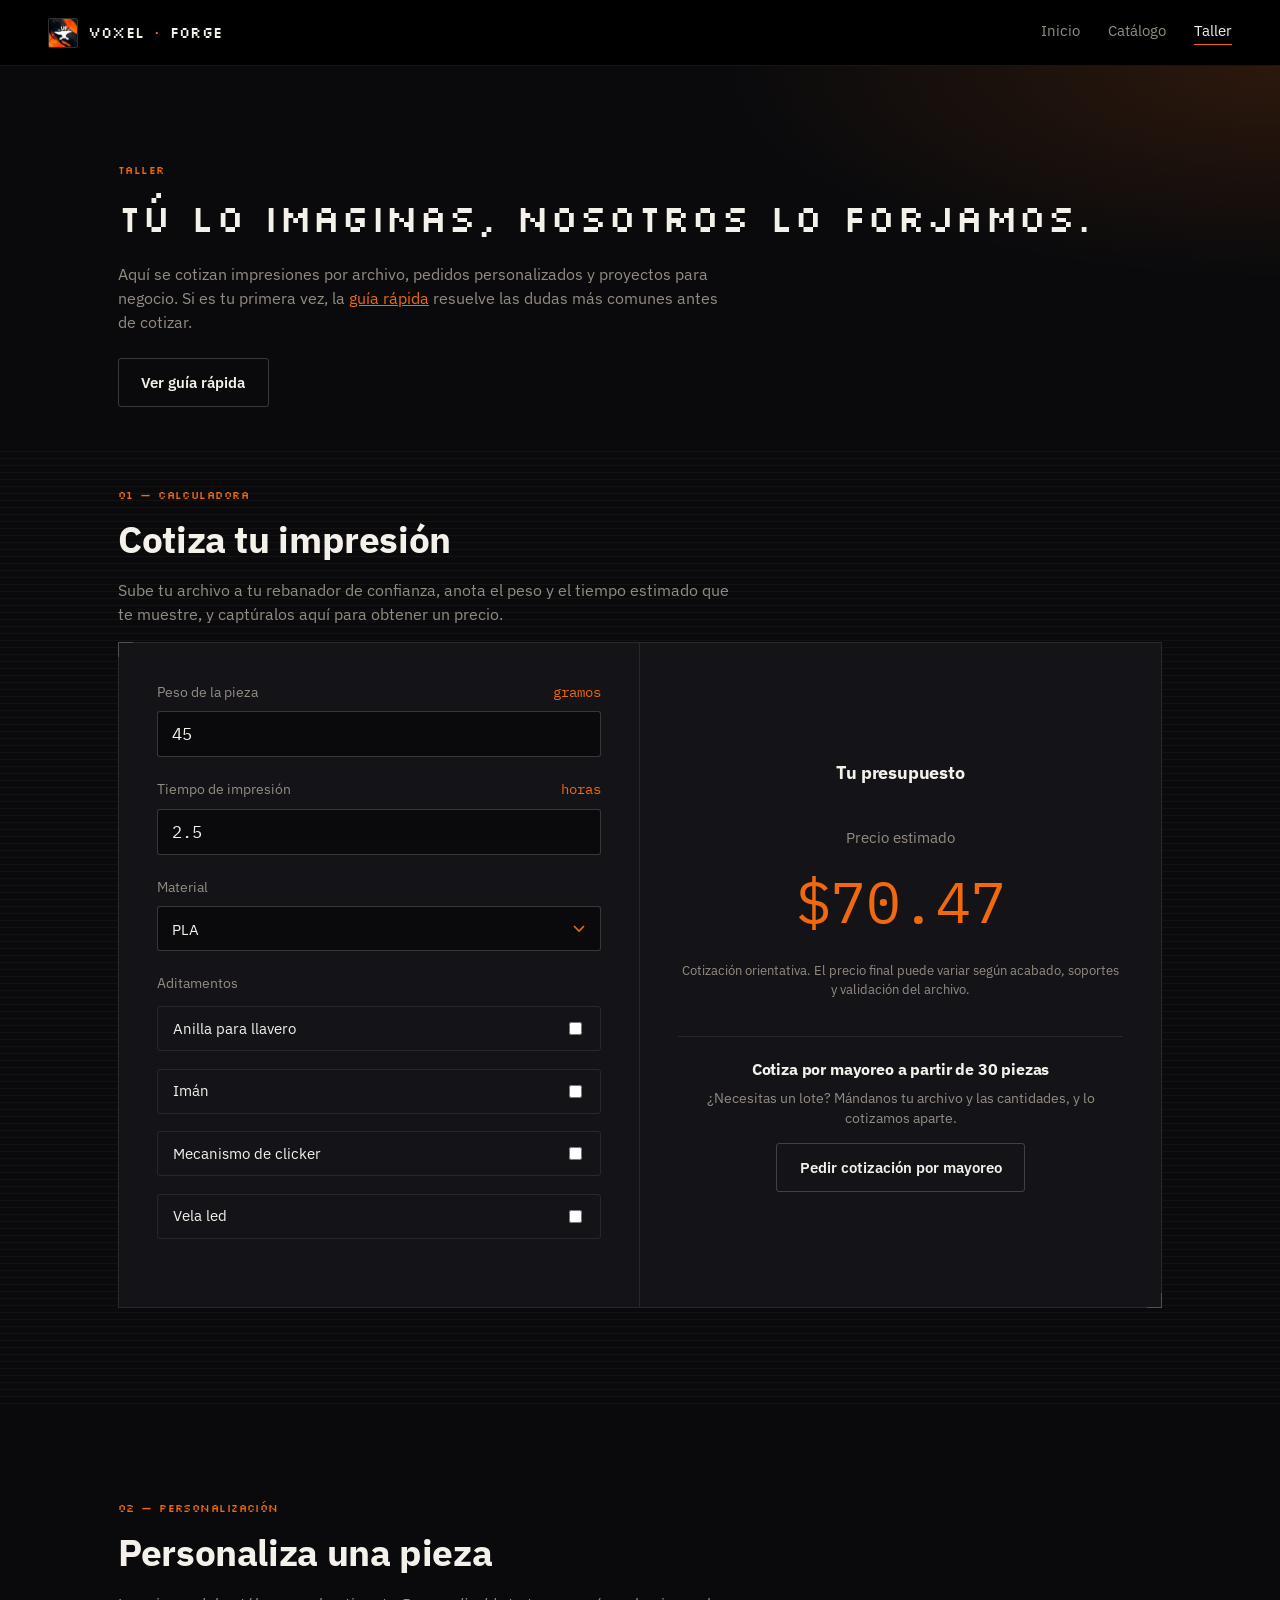
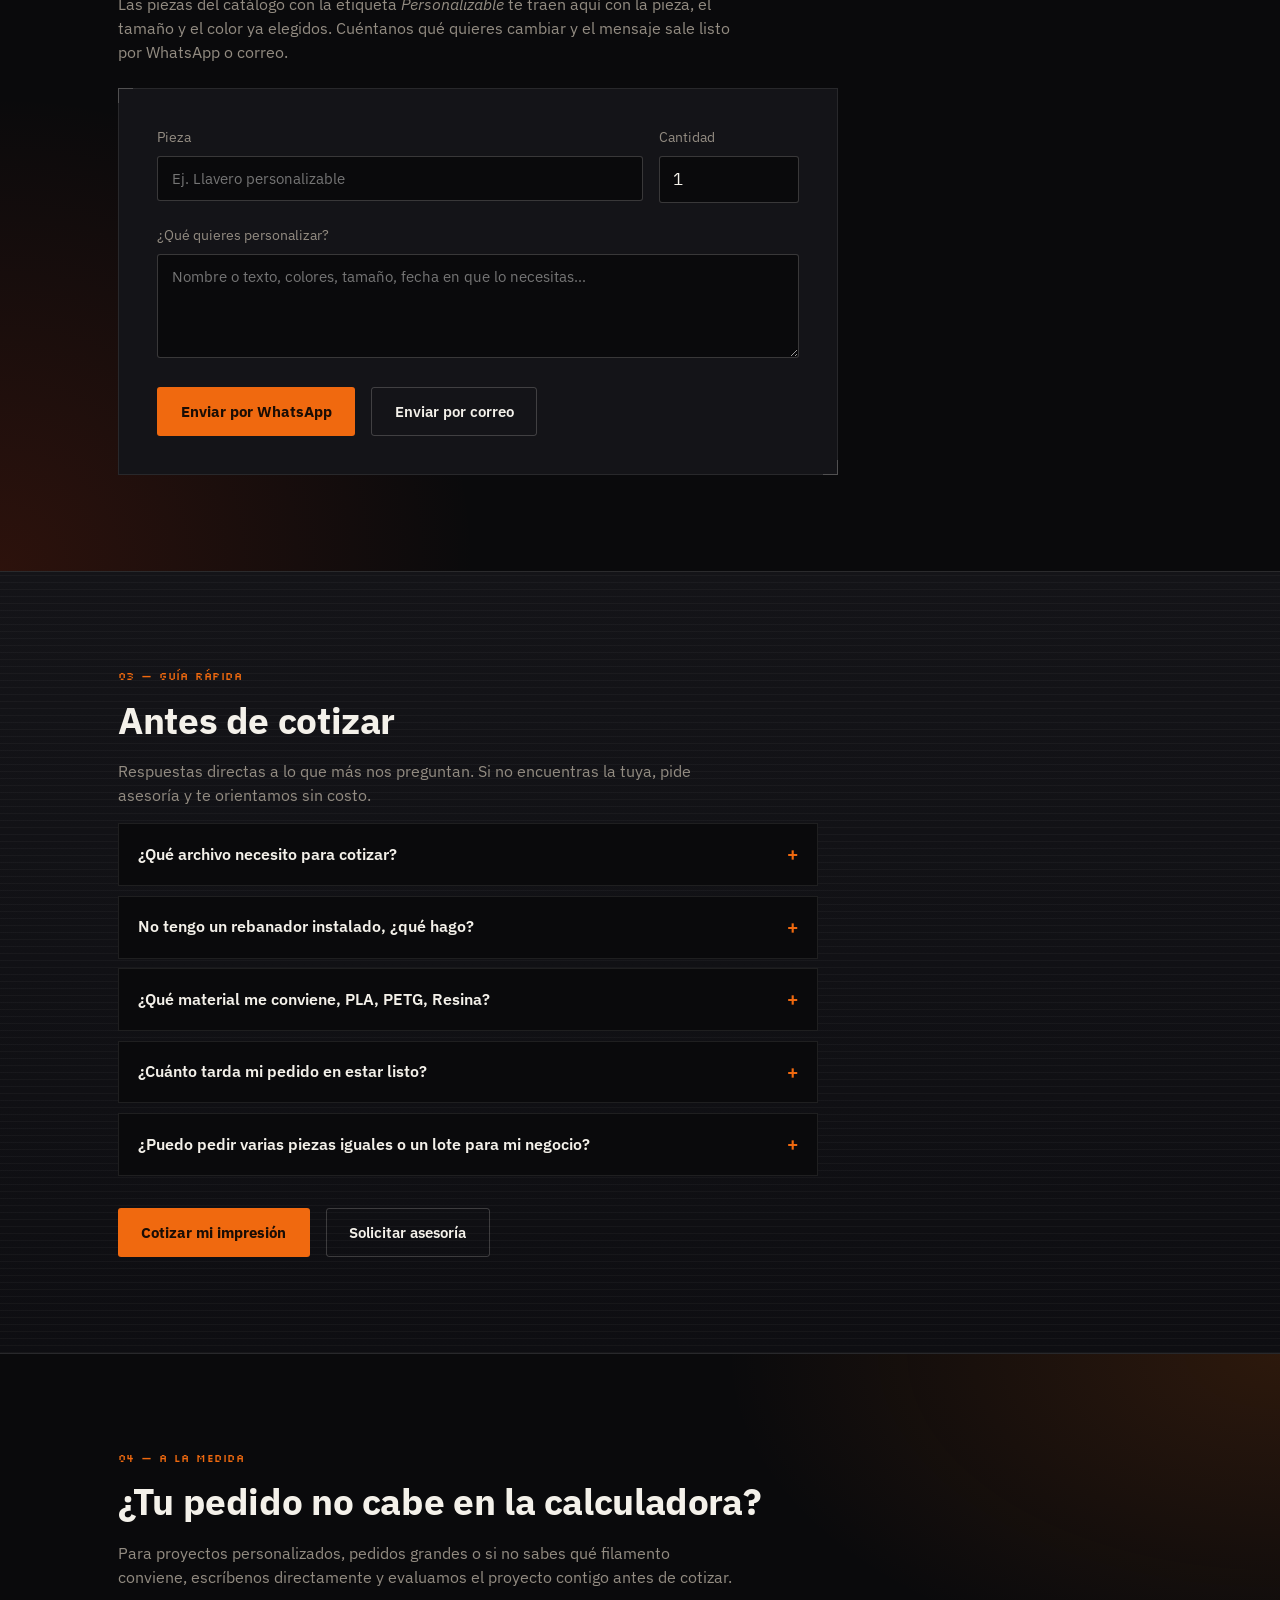
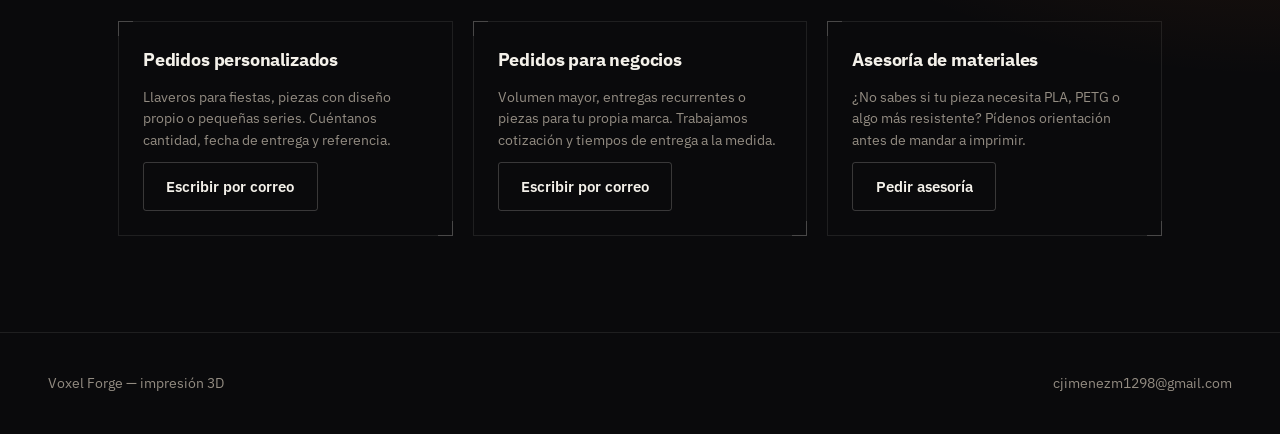
<file: cotizacion.html>
<!doctype html>
<html lang="es">
<head>
<meta charset="UTF-8" />
<meta name="viewport" content="width=device-width, initial-scale=1" />
<title>Taller — Voxel Forge</title>
<meta name="description" content="El taller de Voxel Forge: cotiza tu impresión 3D por gramos y tiempo, resuelve tus dudas en la guía rápida, o pide un presupuesto a la medida." />
<link rel="preconnect" href="https://fonts.googleapis.com">
<link rel="preconnect" href="https://fonts.gstatic.com" crossorigin>
<link href="https://fonts.googleapis.com/css2?family=IBM+Plex+Mono:wght@400;500&family=IBM+Plex+Sans:wght@400;500;600;700&family=Silkscreen:wght@400;700&display=swap" rel="stylesheet">
<link rel="icon" href="img/logo.png" />
<link rel="stylesheet" href="css/styles.css" />
</head>
<body>

<header class="site-header">
  <a href="index.html" class="wordmark"><img src="img/logo.png" alt="" /> VOXEL<span>·</span>FORGE</a>
  <nav class="site-nav">
    <a href="index.html">Inicio</a>
    <a href="catalogo.html">Catálogo</a>
    <a href="cotizacion.html" aria-current="page">Taller</a>
  </nav>
</header>

<main>
  <section class="band band-ember band-head"><div class="wrap">
    <span class="section-index">Taller</span>
    <h1 class="page-title">Tú lo imaginas, nosotros lo forjamos.</h1>
    <p>Aquí se cotizan impresiones por archivo, pedidos personalizados y proyectos para negocio. Si es tu primera vez, la <a href="#guia-rapida" style="color: var(--accent);">guía rápida</a> resuelve las dudas más comunes antes de cotizar.</p>
    <div class="hero-actions" style="margin-top: 1.5rem;">
      <a href="#guia-rapida" class="btn btn-outline">Ver guía rápida</a>
    </div>
  </div></section>

  <section class="band band-lines band-tight" id="calculadora"><div class="wrap">
    <span class="section-index">01 — Calculadora</span>
    <h2>Cotiza tu impresión</h2>
    <p>Sube tu archivo a tu rebanador de confianza, anota el peso y el tiempo estimado que te muestre, y captúralos aquí para obtener un precio.</p>
    <div class="quote-panel reg-mark">
      <div class="quote-inputs">
        <div class="field">
          <label for="input-gramos">Peso de la pieza <span class="unit">gramos</span></label>
          <input type="number" id="input-gramos" min="0" step="1" value="45" />
        </div>
        <div class="field">
          <label for="input-tiempo">Tiempo de impresión <span class="unit">horas</span></label>
          <input type="number" id="input-tiempo" min="0" step="0.1" value="2.5" />
        </div>
        <div class="field">
          <label for="select-material">Material</label>
          <select id="select-material"></select>
        </div>
        <div class="field">
          <label style="margin-bottom: 0.75rem;">Aditamentos</label>
          <div class="addon-list">
            <label>
              <span>Anilla para llavero</span>
              <input type="checkbox" data-aditamento="anilla" />
            </label>
            <label>
              <span>Imán</span>
              <input type="checkbox" data-aditamento="iman" />
            </label>
            
            <!--
            <label>
              <span>Módulo de luz LED</span>
              <input type="checkbox" data-aditamento="led" />
            </label> 
            -->
            
            <label>
              <span>Mecanismo de clicker</span>
              <input type="checkbox" data-aditamento="clicker" />
            </label>
            <label>
              <span>Vela led</span>
              <input type="checkbox" data-aditamento="tealight" />
            </label>
          </div>
        </div>
      </div>

      <div class="quote-output quote-output-simple">
        <h3>Tu presupuesto</h3>
        <div class="quote-total quote-total-solo">
          <span class="label">Precio estimado</span>
          <span class="value" id="salida-total">$0.00</span>
        </div>
        <p class="quote-note">Cotización orientativa. El precio final puede variar según acabado, soportes y validación del archivo.</p>
        <div class="bulk-note">
          <h3>Cotiza por mayoreo a partir de <span data-mayoreo-minimo>30</span> piezas</h3>
          <p>¿Necesitas un lote? Mándanos tu archivo y las cantidades, y lo cotizamos aparte.</p>
          <a id="mayoreo-enlace" class="btn btn-outline" href="mailto:cjimenezm1298@gmail.com?subject=Cotizaci%C3%B3n%20por%20mayoreo">Pedir cotización por mayoreo</a>
        </div>
      </div>
    </div>
  </div></section>

  <section class="band band-forge" id="personalizacion"><div class="wrap">
    <span class="section-index">02 — Personalización</span>
    <h2>Personaliza una pieza</h2>
    <p>Las piezas del catálogo con la etiqueta <em>Personalizable</em> te traen aquí con la pieza, el tamaño y el color ya elegidos. Cuéntanos qué quieres cambiar y el mensaje sale listo por WhatsApp o correo.</p>
    <div class="custom-panel reg-mark">
      <div class="custom-grid">
        <div class="field">
          <label for="pers-pieza">Pieza</label>
          <input type="text" id="pers-pieza" placeholder="Ej. Llavero personalizable" />
        </div>
        <div class="field">
          <label for="pers-cantidad">Cantidad</label>
          <input type="number" id="pers-cantidad" min="1" step="1" value="1" />
        </div>
      </div>
      <div class="field">
        <label for="pers-detalle">¿Qué quieres personalizar?</label>
        <textarea id="pers-detalle" rows="4" placeholder="Nombre o texto, colores, tamaño, fecha en que lo necesitas…"></textarea>
      </div>
      <div class="hero-actions" style="margin-top: 0.5rem;">
        <a id="pers-whatsapp" class="btn btn-primary" href="#" target="_blank" rel="noopener">Enviar por WhatsApp</a>
        <a id="pers-correo" class="btn btn-outline" href="#">Enviar por correo</a>
      </div>
    </div>
  </div></section>

  <section class="band band-panel" id="guia-rapida"><div class="wrap">
    <span class="section-index">03 — Guía rápida</span>
    <h2>Antes de cotizar</h2>
    <p>Respuestas directas a lo que más nos preguntan. Si no encuentras la tuya, pide asesoría y te orientamos sin costo.</p>

    <div class="faq-list">
      <details>
        <summary>¿Qué archivo necesito para cotizar?</summary>
        <p>Un STL, OBJ o 3MF listo para imprimir en tu laminador (Cura, PrusaSlicer, Bambu Studio…). El laminador te muestra el peso en gramos y el tiempo estimado de impresión — esos dos números son los que pide la calculadora.</p>
      </details>
      <details>
        <summary>No tengo un rebanador instalado, ¿qué hago?</summary>
        <p>Mándanos el archivo por correo y te devolvemos el peso, el tiempo y la cotización ya calculados. 
          Así de simple.</p>
      </details>
      <details>
        <summary>¿Qué material me conviene, PLA, PETG, Resina?</summary>
        <p>PLA es el más usado: buen acabado, económico, ideal para piezas decorativas simples o de exhibición. 
          PETG resiste mejor el calor y los golpes — mejor opción si la pieza se va a usar a la intemperie o a diario. 
          Resina ofrece detalles finos y acabados profesionales, ideal para minituras, dioramas y teclas. 
          Si no estás seguro puedes pedirnos consejo, dinos para qué es la pieza y te recomendamos.</p>
      </details>
      <details>
        <summary>¿Cuánto tarda mi pedido en estar listo?</summary>
        <p>Depende de la fila de impresión y el tamaño de la pieza. Piezas pequeñas suelen salir en un par de días; 
          pedidos grandes o personalizados los acordamos contigo al cotizar. Si tienes prisa, puedes elegir la opción de <strong>entrega prioritaria</strong>, pregunta por ella al cotizar.</p>
      </details>
      <details>
        <summary>¿Puedo pedir varias piezas iguales o un lote para mi negocio?</summary>
        <p>Sí. Para volumen, escríbenos directamente — el precio por pieza normalmente baja y acordamos tiempos de entrega fijos.</p>
      </details>
    </div>

    <div class="hero-actions" style="margin-top: 2rem;">
      <a href="#calculadora" class="btn btn-primary">Cotizar mi impresión</a>
      <a href="mailto:cjimenezm1298@gmail.com?subject=Asesor%C3%ADa%20de%20materiales" class="btn btn-outline">Solicitar asesoría</a>
    </div>
  </div></section>

  <section class="band band-ember" id="cotizaciones-especiales"><div class="wrap">
    <span class="section-index">04 — A la medida</span>
    <h2>¿Tu pedido no cabe en la calculadora?</h2>
    <p>Para proyectos personalizados, pedidos grandes o si no sabes qué filamento conviene, escríbenos directamente y evaluamos el proyecto contigo antes de cotizar.</p>

    <div class="special-grid" style="margin-top: 2rem;">
      <div class="special-card reg-mark">
        <h3>Pedidos personalizados</h3>
        <p>Llaveros para fiestas, piezas con diseño propio o pequeñas series. Cuéntanos cantidad, fecha de entrega y referencia.</p>
        <a class="btn btn-outline" href="mailto:cjimenezm1298@gmail.com?subject=Pedido%20personalizado">Escribir por correo</a>
      </div>
      <div class="special-card reg-mark">
        <h3>Pedidos para negocios</h3>
        <p>Volumen mayor, entregas recurrentes o piezas para tu propia marca. Trabajamos cotización y tiempos de entrega a la medida.</p>
        <a class="btn btn-outline" href="mailto:cjimenezm1298@gmail.com?subject=Cotizaci%C3%B3n%20B2B">Escribir por correo</a>
      </div>
      <div class="special-card reg-mark">
        <h3>Asesoría de materiales</h3>
        <p>¿No sabes si tu pieza necesita PLA, PETG o algo más resistente? Pídenos orientación antes de mandar a imprimir.</p>
        <a class="btn btn-outline" href="mailto:cjimenezm1298@gmail.com?subject=Asesor%C3%ADa%20de%20materiales">Pedir asesoría</a>
      </div>
    </div>
  </div></section>
</main>

<footer class="site-footer">
  <span>Voxel Forge — impresión 3D</span>
  <span>cjimenezm1298@gmail.com</span>
</footer>

<script src="js/calculadora.js"></script>
<script src="js/personalizacion.js"></script>
</body>
</html>
</file>
<file: css/styles.css>
/* ==========================================================================
   Voxel Forge — hoja de estilos compartida
   Concepto: plano técnico de taller. Fondo azul plano, líneas de guía,
   marcas de registro en las esquinas, tipografía técnica para datos.
   ========================================================================== */

:root {
  /* Color — muestreado de la referencia de marca (obsidiana + metal fundido) */
  --bg: #0a0a0c;
  --bg-panel: #141418;
  --bg-panel-raised: #1c1c22;
  --line: rgba(244, 241, 234, 0.09);
  --line-strong: rgba(244, 241, 234, 0.2);
  --text: #f4f1ea;
  --text-dim: #938c82;
  --accent: #f0690f;
  --accent-bright: #f0960f;
  --accent-deep: #d8390d;
  --accent-soft: rgba(240, 105, 15, 0.14);
  --ok: #6fae7a;
  --layers: repeating-linear-gradient(0deg, rgba(244, 241, 234, 0.035) 0, rgba(244, 241, 234, 0.035) 1px, transparent 1px, transparent 7px);

  /* Type */
  --font-display: "Silkscreen", "IBM Plex Sans", monospace;
  --font-sans: "IBM Plex Sans", "Segoe UI", system-ui, sans-serif;
  --font-mono: "IBM Plex Mono", "SFMono-Regular", Consolas, monospace;

  /* Layout */
  --radius: 3px;
  --maxw: 1140px;
  --gutter: clamp(1.25rem, 4vw, 3rem);
}

@media (prefers-reduced-motion: reduce) {
  *, *::before, *::after { animation-duration: 0.001ms !important; animation-iteration-count: 1 !important; transition-duration: 0.001ms !important; }
}

* { box-sizing: border-box; }

html { scroll-behavior: smooth; }

body {
  margin: 0;
  background: var(--bg);
  color: var(--text);
  font-family: var(--font-sans);
  line-height: 1.5;
  -webkit-font-smoothing: antialiased;
}

img { max-width: 100%; display: block; }

a { color: inherit; }

h2, h3 { font-family: var(--font-sans); font-weight: 700; margin: 0 0 0.5em; letter-spacing: -0.01em; }
h1 {
  font-family: var(--font-display);
  font-weight: 400;
  margin: 0 0 0.5em;
  font-size: clamp(1.6rem, 5.2vw, 3.1rem);
  line-height: 1.3;
  overflow-wrap: break-word;
  letter-spacing: 0.01em;
}
h2 { font-size: clamp(1.6rem, 3vw, 2.3rem); line-height: 1.15; }
h3 { font-size: 1.15rem; }

p { color: var(--text-dim); max-width: 62ch; }

.wrap {
  max-width: var(--maxw);
  margin: 0 auto;
  padding: 0 var(--gutter);
}

/* Marcas de registro — evocan las cruces de alineación de un plano técnico */
.reg-mark {
  position: relative;
}
.reg-mark::before,
.reg-mark::after {
  content: "";
  position: absolute;
  width: 14px;
  height: 14px;
  border: 1px solid var(--line-strong);
  pointer-events: none;
}
.reg-mark::before { top: -1px; left: -1px; border-right: none; border-bottom: none; }
.reg-mark::after { bottom: -1px; right: -1px; border-left: none; border-top: none; }

/* Encabezado ------------------------------------------------------------- */
.site-header {
  position: sticky;
  top: 0;
  z-index: 20;
  display: flex;
  align-items: center;
  justify-content: space-between;
  flex-wrap: wrap;
  gap: 0.6rem 1.25rem;
  padding: 1.1rem var(--gutter);
  background: #000;
  border-bottom: 1px solid var(--line);
}

.wordmark {
  font-family: var(--font-display);
  font-size: 0.95rem;
  letter-spacing: 0.02em;
  text-decoration: none;
  color: var(--text);
  display: flex;
  align-items: center;
  gap: 0.6rem;
}
.wordmark img { width: 30px; height: 30px; display: block; border-radius: 2px; border: 1px solid var(--line-strong); }
.wordmark span { color: var(--accent); }

.site-nav { display: flex; gap: 1.75rem; }
.site-nav a {
  text-decoration: none;
  color: var(--text-dim);
  font-size: 0.92rem;
  border-bottom: 1px solid transparent;
  padding-bottom: 2px;
  transition: color 0.15s ease, border-color 0.15s ease;
}
.site-nav a:hover,
.site-nav a[aria-current="page"] {
  color: var(--text);
  border-color: var(--accent);
}

/* Botones ------------------------------------------------------------------ */
.btn {
  display: inline-flex;
  align-items: center;
  gap: 0.5rem;
  font-family: var(--font-sans);
  font-size: 0.95rem;
  font-weight: 600;
  padding: 0.75rem 1.4rem;
  border-radius: var(--radius);
  border: 1px solid transparent;
  cursor: pointer;
  text-decoration: none;
  transition: background 0.15s ease, border-color 0.15s ease, color 0.15s ease;
}
.btn-primary { background: var(--accent); color: #1a0d05; font-weight: 700; }
.btn-primary:hover { background: var(--accent-bright); }
.btn-outline { background: transparent; border-color: var(--line-strong); color: var(--text); }
.btn-outline:hover { border-color: var(--accent); color: var(--accent); }

/* Secciones ----------------------------------------------------------------- */
section { padding: clamp(3rem, 8vw, 6rem) 0; }
.section-head { display: flex; align-items: baseline; justify-content: space-between; gap: 2rem; margin-bottom: 2rem; flex-wrap: wrap; }
.section-index { font-family: var(--font-display); color: var(--accent); font-size: 0.68rem; letter-spacing: 0.04em; margin-bottom: 0.9rem; display: block; }

/* Bandas de fondo por sección ----------------------------------------------------- */
.band { position: relative; }
.band-ember {
  background: radial-gradient(ellipse 70% 90% at 100% 0%, rgba(240, 105, 15, 0.15), transparent 62%), var(--bg);
}
.band-forge {
  background: radial-gradient(ellipse 60% 100% at 0% 100%, rgba(216, 57, 13, 0.17), transparent 62%), var(--bg);
}
.band-lines { background: var(--layers), var(--bg); }
.band-panel {
  background: var(--layers), linear-gradient(180deg, var(--bg-panel), #0e0e12);
  border-top: 1px solid var(--line);
  border-bottom: 1px solid var(--line);
}
.band-panel .faq-list details { background: var(--bg); }
.band-head { padding-bottom: clamp(1.5rem, 4vw, 2.5rem); }
.band-tight { padding-top: clamp(1.5rem, 4vw, 2.5rem); }
.page-title { font-size: clamp(1.5rem, 4.6vw, 2.4rem); }

/* Hero ----------------------------------------------------------------------- */
.hero {
  position: relative;
  min-height: 78vh;
  display: flex;
  align-items: flex-end;
  background-image:
    linear-gradient(180deg, rgba(10, 10, 12, 0.35) 0%, rgba(10, 10, 12, 0.55) 45%, rgba(10, 10, 12, 0.96) 100%),
    url("../img/hero.jpg");
  background-size: cover;
  background-position: center 30%;
  border-bottom: 1px solid var(--line);
}
.hero > .wrap { width: 100%; }
.hero-copy {
  position: relative;
  padding: clamp(2rem, 7vw, 4.5rem) 0 clamp(2.5rem, 6vw, 4rem);
  max-width: 880px;
}
.hero-copy p { margin-top: 1.1rem; font-size: 1.05rem; }
.hero-actions { display: flex; gap: 1rem; margin-top: 2rem; flex-wrap: wrap; }

/* Tarjetas de producto -------------------------------------------------------- */
.grid-products {
  display: grid;
  grid-template-columns: repeat(auto-fill, minmax(230px, 1fr));
  gap: 1.25rem;
}
.card-product {
  border: 1px solid var(--line);
  background: var(--bg-panel);
  display: flex;
  flex-direction: column;
}
.card-product .thumb {
  position: relative;
  aspect-ratio: 1 / 1;
  border-bottom: 1px solid var(--line);
  background: var(--bg);
  overflow: hidden;
}
/* Cada color es una capa; el cambio es un fundido de opacidad */
.card-product .layer {
  position: absolute;
  inset: 0;
  display: flex;
  align-items: center;
  justify-content: center;
  background: color-mix(in srgb, var(--tint, var(--bg)) 22%, var(--bg));
  opacity: 0;
  transition: opacity 0.4s ease;
}
.card-product .layer.is-active { opacity: 1; }
.card-product .layer svg { width: 58%; height: 58%; }
.card-product .layer img { position: absolute; inset: 0; width: 100%; height: 100%; object-fit: cover; }

.swatches { position: absolute; left: 0.7rem; bottom: 0.7rem; z-index: 2; display: flex; gap: 0.45rem; }
.swatch {
  width: 22px;
  height: 22px;
  padding: 0;
  border-radius: 50%;
  background: var(--c);
  border: 2px solid var(--line-strong);
  cursor: pointer;
  transition: transform 0.15s ease, box-shadow 0.15s ease;
}
.swatch:hover { transform: scale(1.12); }
.swatch.is-active { border-color: var(--text); box-shadow: 0 0 0 2px var(--accent); }

.sizes { display: flex; gap: 0.4rem; flex-wrap: wrap; margin-top: 0.3rem; }
.size-btn {
  font-family: var(--font-sans);
  font-size: 0.78rem;
  color: var(--text-dim);
  background: transparent;
  border: 1px solid var(--line-strong);
  border-radius: var(--radius);
  padding: 0.25rem 0.65rem;
  cursor: pointer;
  transition: border-color 0.15s ease, color 0.15s ease;
}
.size-btn:hover { border-color: var(--accent); color: var(--text); }
.size-btn.is-active { border-color: var(--accent); color: var(--text); background: var(--accent-soft); }
.card-product .body { padding: 1rem 1.1rem 1.25rem; display: flex; flex-direction: column; gap: 0.35rem; flex: 1; }
.card-product .tags { display: flex; flex-wrap: wrap; gap: 0.35rem; }
.card-product .tag {
  font-family: var(--font-mono);
  font-size: 0.68rem;
  color: var(--text-dim);
  letter-spacing: 0.04em;
  border: 1px solid var(--line);
  border-radius: 999px;
  padding: 0.1rem 0.55rem;
  text-decoration: none;
}
.card-product .tag-custom { color: var(--accent); border-color: var(--accent); background: var(--accent-soft); transition: background 0.15s ease; }
.card-product .tag-custom:hover { background: var(--accent); color: #1a0d05; }
.card-product h3 { margin: 0; font-size: 1.02rem; }
.card-product .desc { font-size: 0.88rem; margin: 0; flex: 1; }
.card-product .price-row { display: flex; align-items: center; justify-content: space-between; margin-top: 0.4rem; }
.price { font-family: var(--font-mono); font-size: 1.05rem; color: var(--text); }
.price::before { content: "$"; color: var(--accent); margin-right: 1px; }

/* Carrusel infinito (home) ----------------------------------------------------------- */
.marquee {
  --fade: clamp(28px, 9vw, 160px);
  overflow: hidden;
  padding: 0.25rem 0 0.75rem;
  -webkit-mask-image: linear-gradient(90deg, transparent 0, #000 var(--fade), #000 calc(100% - var(--fade)), transparent 100%);
  mask-image: linear-gradient(90deg, transparent 0, #000 var(--fade), #000 calc(100% - var(--fade)), transparent 100%);
}
.marquee-track {
  display: flex;
  width: max-content;
  animation: marquee-scroll var(--duracion, 40s) linear infinite;
}
.marquee:hover .marquee-track,
.marquee:focus-within .marquee-track { animation-play-state: paused; }
.marquee-group { display: flex; gap: 1.1rem; padding-right: 1.1rem; }
.marquee .card-product { flex: 0 0 min(230px, 68vw); }
@keyframes marquee-scroll { to { transform: translateX(-50%); } }

@media (prefers-reduced-motion: reduce) {
  .marquee { overflow-x: auto; -webkit-mask-image: none; mask-image: none; }
  .marquee-track { animation: none; }
  .marquee-group[aria-hidden="true"] { display: none; }
}

/* Más vendidos (catálogo): marco naranja + yunque ---------------------------------------- */
.card-product { position: relative; }
.card-product.is-vendido {
  border-color: var(--accent);
  box-shadow: 0 0 0 1px var(--accent), 0 0 26px rgba(240, 105, 15, 0.16);
}
.card-product.is-vendido .thumb { border-bottom-color: rgba(240, 105, 15, 0.4); }
.badge-vendido {
  position: absolute;
  top: 0.6rem;
  right: 0.6rem;
  z-index: 3;
  width: 36px;
  height: 36px;
  display: grid;
  place-items: center;
  background: var(--accent);
  color: #1a0d05;
  border-radius: var(--radius);
}
.badge-vendido svg { width: 24px; height: auto; }

.chip.chip-vendidos { display: inline-flex; align-items: center; gap: 0.5rem; border-color: var(--accent); color: var(--accent); }
.chip.chip-vendidos svg { width: 18px; height: auto; flex-shrink: 0; }
.chip.chip-vendidos:not(.is-active):hover { color: var(--text); }
.chip.chip-vendidos.is-active { color: #1a0d05; }
.chip-sep { width: 1px; align-self: stretch; background: var(--line-strong); margin: 0 0.2rem; flex-shrink: 0; }

/* Pilares / nichos (home) ------------------------------------------------------- */
.pillar-grid {
  display: grid;
  grid-template-columns: repeat(auto-fit, minmax(220px, 1fr));
  gap: 1.1rem;
  margin-top: 1.75rem;
}
.pillar-card {
  display: block;
  border: 1px solid var(--line);
  padding: 1.4rem 1.3rem;
  text-decoration: none;
  color: var(--text);
  transition: border-color 0.15s ease, background 0.15s ease;
}
.pillar-card:hover { border-color: var(--accent); background: var(--bg-panel-raised); }
.pillar-card h3 { color: var(--accent); margin-bottom: 0.4rem; }
.pillar-card p { font-size: 0.88rem; margin: 0; }

/* Filtros catálogo ------------------------------------------------------------ */
.chips {
  display: flex;
  gap: 0.6rem;
  flex-wrap: wrap;
  margin-bottom: 1.5rem;
}
.chip {
  font-family: var(--font-sans);
  font-size: 0.88rem;
  font-weight: 500;
  color: var(--text-dim);
  background: transparent;
  border: 1px solid var(--line-strong);
  border-radius: 999px;
  padding: 0.5rem 1.1rem;
  cursor: pointer;
  transition: border-color 0.15s ease, color 0.15s ease, background 0.15s ease;
}
.chip:hover { border-color: var(--accent); color: var(--text); }
.chip.is-active { background: var(--accent); border-color: var(--accent); color: #1a0d05; font-weight: 700; }

.filters {
  display: flex;
  gap: 0.9rem;
  align-items: center;
  justify-content: space-between;
  flex-wrap: wrap;
  margin-bottom: 1.75rem;
  padding-bottom: 1.5rem;
  border-bottom: 1px solid var(--line);
}
.filters input[type="search"] { margin-left: auto; }
.filters input[type="search"] {
  background: var(--bg-panel);
  border: 1px solid var(--line-strong);
  color: var(--text);
  padding: 0.6rem 0.9rem;
  font-family: var(--font-sans);
  font-size: 0.92rem;
  border-radius: var(--radius);
  min-width: 220px;
}
.filters select {
  background: var(--bg-panel);
  border: 1px solid var(--line-strong);
  color: var(--text);
  padding: 0.6rem 0.9rem;
  font-family: var(--font-sans);
  font-size: 0.92rem;
  border-radius: var(--radius);
}
.result-count { font-family: var(--font-mono); font-size: 0.82rem; color: var(--text-dim); }

/* Calculadora de cotización ---------------------------------------------------- */
.quote-panel {
  display: grid;
  grid-template-columns: 1fr 1fr;
  border: 1px solid var(--line);
  background: var(--bg-panel);
}
@media (max-width: 860px) { .quote-panel { grid-template-columns: 1fr; } }

.quote-inputs { padding: clamp(1.5rem, 3vw, 2.5rem); border-right: 1px solid var(--line); }
@media (max-width: 860px) { .quote-inputs { border-right: none; border-bottom: 1px solid var(--line); } }

.field { margin-bottom: 1.4rem; }
.field label { display: flex; justify-content: space-between; font-size: 0.88rem; color: var(--text-dim); margin-bottom: 0.5rem; }
.field label span.unit { font-family: var(--font-mono); color: var(--accent); }
.field input[type="number"] {
  width: 100%;
  background: var(--bg);
  border: 1px solid var(--line-strong);
  color: var(--text);
  padding: 0.7rem 0.85rem;
  font-family: var(--font-mono);
  font-size: 1.05rem;
  border-radius: var(--radius);
}
.field input[type="text"], .field textarea {
  width: 100%;
  background: var(--bg);
  border: 1px solid var(--line-strong);
  color: var(--text);
  padding: 0.7rem 0.85rem;
  font-family: var(--font-sans);
  font-size: 0.95rem;
  border-radius: var(--radius);
}
.field textarea { resize: vertical; }
.field select {
  width: 100%;
  -webkit-appearance: none;
  appearance: none;
  background: var(--bg) url("data:image/svg+xml,%3Csvg xmlns='http://www.w3.org/2000/svg' viewBox='0 0 12 8'%3E%3Cpath d='M1 1l5 5 5-5' fill='none' stroke='%23f0690f' stroke-width='1.6'/%3E%3C/svg%3E") no-repeat right 0.9rem center / 12px;
  border: 1px solid var(--line-strong);
  color: var(--text);
  padding: 0.7rem 2.4rem 0.7rem 0.85rem;
  font-family: var(--font-sans);
  font-size: 0.95rem;
  border-radius: var(--radius);
  cursor: pointer;
}
.field select option { background: var(--bg-panel); color: var(--text); }
.field input[type="range"] { width: 100%; accent-color: var(--accent); }

.addon-list { display: flex; flex-direction: column; gap: 0.6rem; }
.addon-list label {
  display: flex;
  align-items: center;
  justify-content: space-between;
  border: 1px solid var(--line);
  padding: 0.65rem 0.9rem;
  border-radius: var(--radius);
  font-size: 0.92rem;
  color: var(--text);
  cursor: pointer;
}
.addon-list label:hover { border-color: var(--line-strong); }
.addon-list input { accent-color: var(--accent); }

.quote-output { padding: clamp(1.5rem, 3vw, 2.5rem); display: flex; flex-direction: column; }
.quote-output-simple { justify-content: center; align-items: center; text-align: center; }
.quote-total {
  margin-top: 1.4rem;
  padding-top: 1.2rem;
  border-top: 1px solid var(--line-strong);
  display: flex;
  align-items: baseline;
  justify-content: space-between;
}
.quote-total .label { font-size: 0.95rem; color: var(--text-dim); }
.quote-total .value { font-family: var(--font-mono); font-size: 2rem; color: var(--accent); }
.quote-total-solo {
  flex-direction: column;
  gap: 0.6rem;
  align-items: center;
  border-top: none;
  padding-top: 0.5rem;
}
.quote-total-solo .value { font-size: clamp(2.6rem, 6vw, 3.6rem); }
.quote-note { font-size: 0.8rem; margin-top: 1rem; }
.bulk-note {
  width: 100%;
  margin-top: 1.5rem;
  padding-top: 1.25rem;
  border-top: 1px solid var(--line);
  text-align: center;
}
.bulk-note h3 { font-size: 1rem; margin-bottom: 0.4rem; }
.bulk-note p { font-size: 0.85rem; margin: 0 auto 0.9rem; }

/* Personalización (Taller) ------------------------------------------------------ */
.custom-panel {
  border: 1px solid var(--line);
  background: var(--bg-panel);
  padding: clamp(1.5rem, 3vw, 2.5rem);
  max-width: 720px;
  margin-top: 1.5rem;
}
.custom-grid { display: grid; grid-template-columns: 1fr 140px; gap: 1rem; }
@media (max-width: 560px) { .custom-grid { grid-template-columns: 1fr; } }
section[id] { scroll-margin-top: 4.5rem; }

/* Cotización especial (por correo) --------------------------------------------- */
.special-grid {
  display: grid;
  grid-template-columns: repeat(3, 1fr);
  gap: 1.25rem;
}
@media (max-width: 860px) { .special-grid { grid-template-columns: 1fr; } }
.special-card {
  border: 1px solid var(--line);
  padding: 1.5rem;
  display: flex;
  flex-direction: column;
  gap: 0.75rem;
}
.special-card h3 { margin: 0; }
.special-card p { font-size: 0.9rem; margin: 0; }
.special-card .btn { margin-top: auto; align-self: flex-start; }

/* Guía rápida (preguntas frecuentes) -------------------------------------------- */
.faq-list { display: flex; flex-direction: column; gap: 0.6rem; max-width: 70ch; }
.faq-list details {
  border: 1px solid var(--line);
  background: var(--bg-panel);
  padding: 0;
}
.faq-list summary {
  padding: 1rem 1.2rem;
  cursor: pointer;
  font-weight: 600;
  font-size: 0.98rem;
  color: var(--text);
  list-style: none;
  display: flex;
  justify-content: space-between;
  align-items: center;
  gap: 1rem;
}
.faq-list summary::-webkit-details-marker { display: none; }
.faq-list summary::after {
  content: "+";
  font-family: var(--font-mono);
  color: var(--accent);
  font-size: 1.2rem;
  flex-shrink: 0;
}
.faq-list details[open] summary::after { content: "–"; }
.faq-list details p {
  margin: 0 1.2rem 1.1rem;
  font-size: 0.92rem;
  max-width: none;
}

/* CTA final -------------------------------------------------------------------- */
.cta-band {
  border-top: 1px solid var(--line);
  border-bottom: 1px solid var(--line);
  background:
    linear-gradient(90deg, rgba(10, 10, 12, 0.94) 0%, rgba(10, 10, 12, 0.7) 100%),
    url("../img/hero.jpg") center 55% / cover;
}
.cta-band .wrap { display: flex; align-items: center; justify-content: space-between; gap: 2rem; flex-wrap: wrap; padding: clamp(2.5rem, 6vw, 4rem) var(--gutter); }
.cta-band h2 { margin: 0; }

/* Pie de página ------------------------------------------------------------------ */
.site-footer {
  border-top: 1px solid var(--line);
  padding: 2.5rem var(--gutter);
  display: flex;
  justify-content: space-between;
  flex-wrap: wrap;
  gap: 1rem;
  font-size: 0.85rem;
  color: var(--text-dim);
}

/* Foco visible para accesibilidad ------------------------------------------------ */
a:focus-visible, button:focus-visible, input:focus-visible, select:focus-visible {
  outline: 2px solid var(--accent);
  outline-offset: 2px;
}

/* Responsive ------------------------------------------------------------------------ */
.btn { min-height: 44px; }

@media (max-width: 720px) {
  .site-header { padding: 0.75rem var(--gutter); gap: 0.5rem 1rem; }
  .wordmark { font-size: 0.82rem; }
  .wordmark img { width: 26px; height: 26px; }
  .site-nav { gap: 1.1rem; }
  .site-nav a { font-size: 0.86rem; padding: 0.35rem 0; }
  section[id] { scroll-margin-top: 6rem; }

  .hero { min-height: 68vh; min-height: 68svh; background-position: 42% 20%; }
  .hero-copy p { font-size: 1rem; }
  .section-head { gap: 1rem; }

  .pillar-grid { grid-template-columns: repeat(auto-fit, minmax(min(100%, 200px), 1fr)); }
  .site-footer { flex-direction: column; gap: 0.35rem; padding: 2rem var(--gutter); }
}

@media (max-width: 600px) {
  input, select, textarea { font-size: 16px !important; } /* evita el zoom automático en iOS */

  /* Catálogo en 2 columnas */
  .grid-products { grid-template-columns: repeat(2, minmax(0, 1fr)); gap: 0.8rem; }
  .card-product .body { padding: 0.75rem 0.8rem 1rem; }
  .card-product h3 { font-size: 0.92rem; }
  .card-product .desc { font-size: 0.8rem; }
  .card-product .tag { font-size: 0.62rem; padding: 0.08rem 0.45rem; }
  .price { font-size: 0.98rem; }
  .swatches { left: 0.5rem; bottom: 0.5rem; gap: 0.5rem; }
  .swatch { width: 26px; height: 26px; }
  .size-btn { padding: 0.4rem 0.65rem; }

  /* Chips en una fila deslizable */
  .chips { flex-wrap: nowrap; overflow-x: auto; scrollbar-width: none; margin-right: calc(var(--gutter) * -1); padding-right: var(--gutter); padding-bottom: 0.3rem; }
  .chips::-webkit-scrollbar { display: none; }
  .chip { flex: 0 0 auto; white-space: nowrap; padding: 0.6rem 1rem; }

  /* Buscador a todo el ancho */
  .filters { align-items: center; }
  .filters input[type="search"] { order: 3; width: 100%; min-width: 0; margin-left: 0; }

  .hero-actions .btn { flex: 1 1 auto; justify-content: center; }
  .cta-band .wrap { flex-direction: column; align-items: flex-start; }
  .quote-inputs, .quote-output, .custom-panel { padding: 1.25rem; }
  .special-card { padding: 1.25rem; }
  .faq-list summary { padding: 0.9rem 1rem; }
  .faq-list details p { margin: 0 1rem 1rem; }
}
</file>
